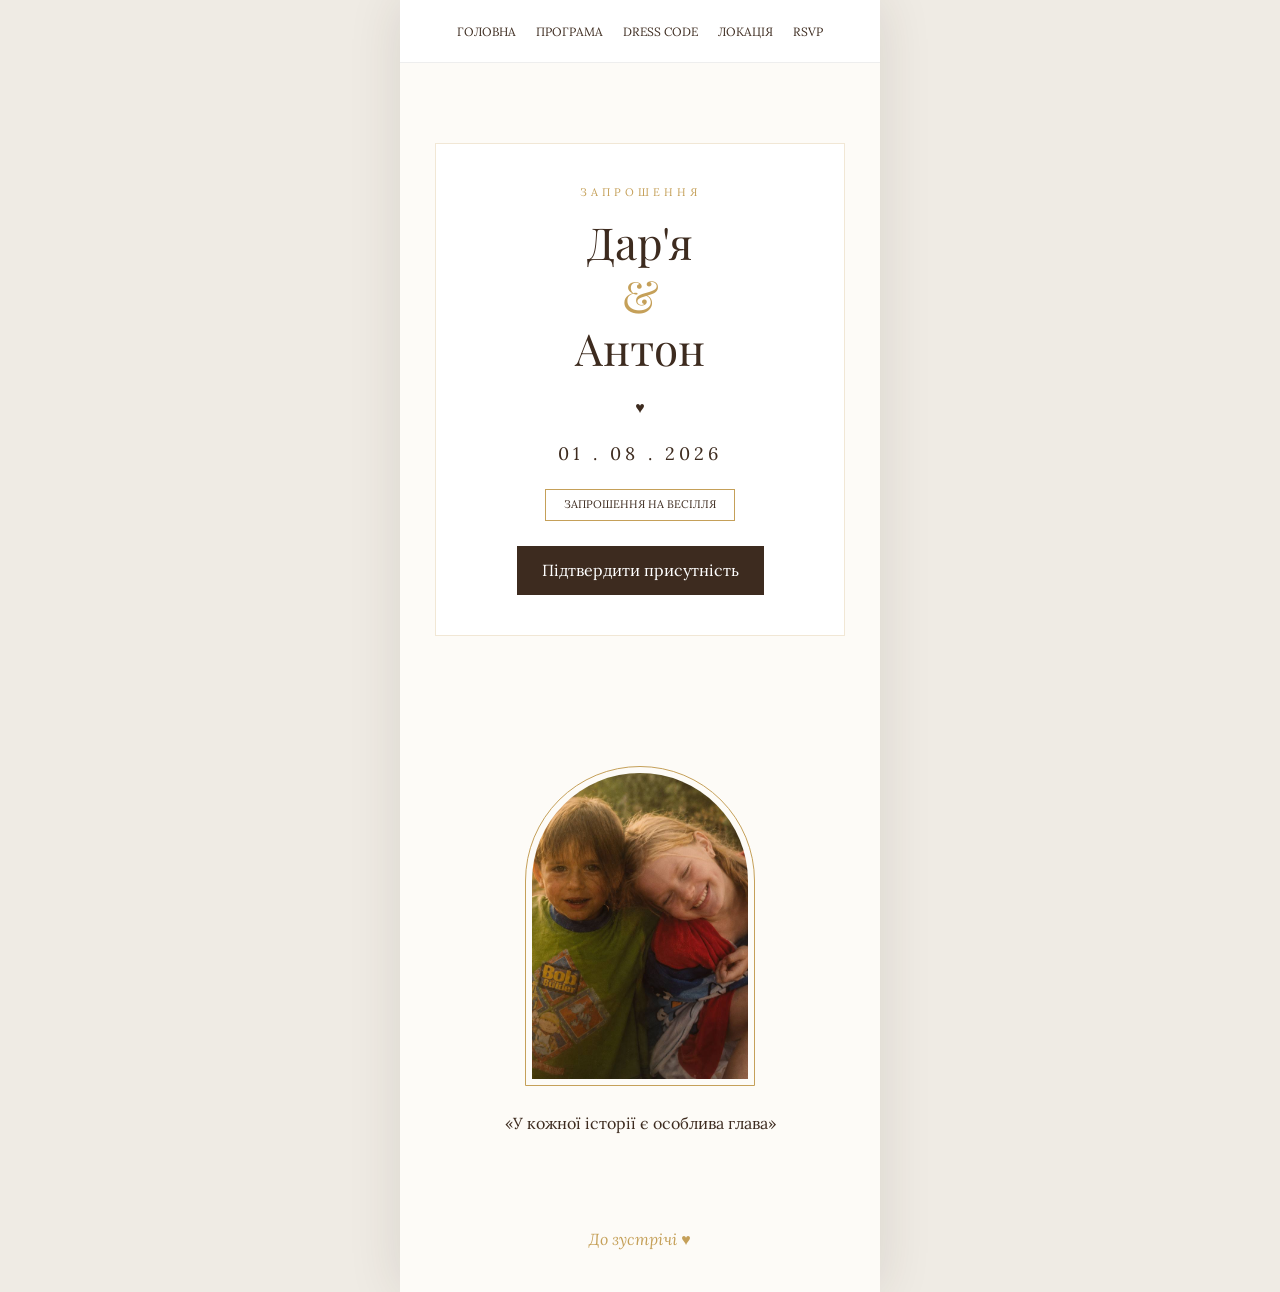
<file: index.html>
<!DOCTYPE html>
<html lang="uk">

<head>
    <meta charset="UTF-8">
    <meta name="viewport" content="width=device-width, initial-scale=1.0">
    <title>Дар'я та Антон</title>

    <link rel="stylesheet" href="style.css">

    <link rel="preconnect" href="https://fonts.googleapis.com">
    <link rel="preconnect" href="https://fonts.gstatic.com" crossorigin>

    <link href="https://fonts.googleapis.com/css2?family=Lora&family=Playfair+Display&display=swap" rel="stylesheet">
</head>

<body>

<div class="site-container">

<nav>
    <a href="index.html">Головна</a>
    <a href="timeline.html">Програма</a>
    <a href="dresscode.html">Dress Code</a>
    <a href="location.html">Локація</a>
    <a href="rsvp.html">RSVP</a>
</nav>

<section class="hero">

<div class="hero-border">

<p class="hero-subtitle">Запрошення</p>

<h1 class="hero-names">
Дар'я
<span>&</span>
Антон
</h1>

<div class="custom-divider">♥</div>

<p class="hero-date">01 . 08 . 2026</p>

<div class="hero-badge">
Запрошення на весілля
</div>

<br>

<a href="rsvp.html" class="btn-go-rsvp">
Підтвердити присутність
</a>

</div>

</section>

<section>

<div class="wedding-arch-frame">
<div class="wedding-arch-inside">
<img src="1117.jpg">
</div>
</div>

<p>
«У кожної історії є особлива глава»
</p>

</section>

<div class="final-footer">
До зустрічі ♥
</div>

</div>

<script src="script.js"></script>

</body>
</html>
</file>
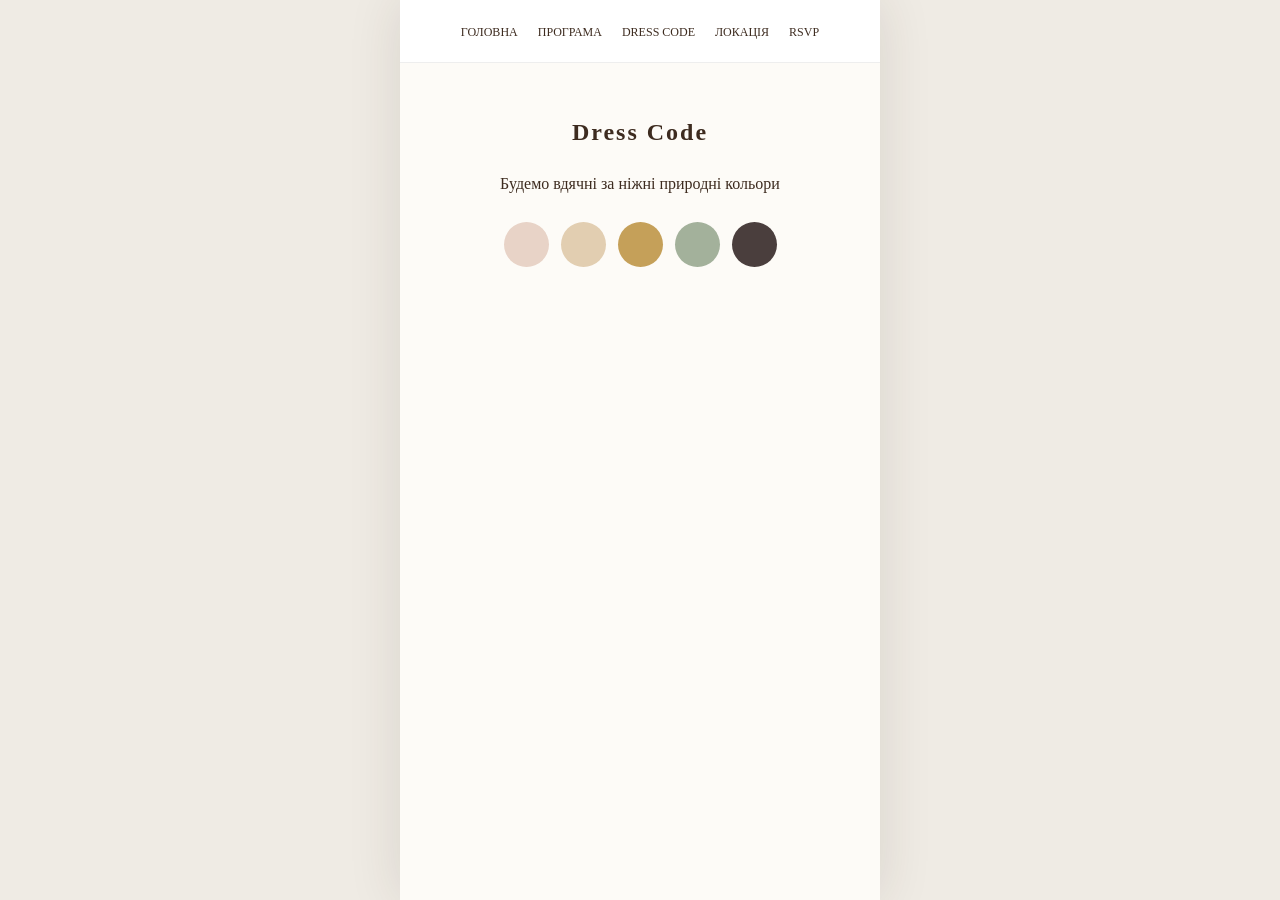
<file: dresscode.html>
<!DOCTYPE html>
<html lang="uk">

<head>
<meta charset="UTF-8">
<meta name="viewport" content="width=device-width, initial-scale=1.0">
<title>Dress Code</title>

<link rel="stylesheet" href="style.css">
</head>

<body>

<div class="site-container">

<nav>
<a href="index.html">Головна</a>
<a href="timeline.html">Програма</a>
<a href="dresscode.html">Dress Code</a>
<a href="location.html">Локація</a>
<a href="rsvp.html">RSVP</a>
</nav>

<section>

<h2>Dress Code</h2>

<p>Будемо вдячні за ніжні природні кольори</p>

<div class="color-palette-container">

<div class="color-circle-view" style="background:#E8D3C7;"></div>
<div class="color-circle-view" style="background:#E2CEB1;"></div>
<div class="color-circle-view" style="background:#C5A059;"></div>
<div class="color-circle-view" style="background:#A3B19B;"></div>
<div class="color-circle-view" style="background:#4A3E3D;"></div>

</div>

</section>

</div>

</body>
</html>
</file>
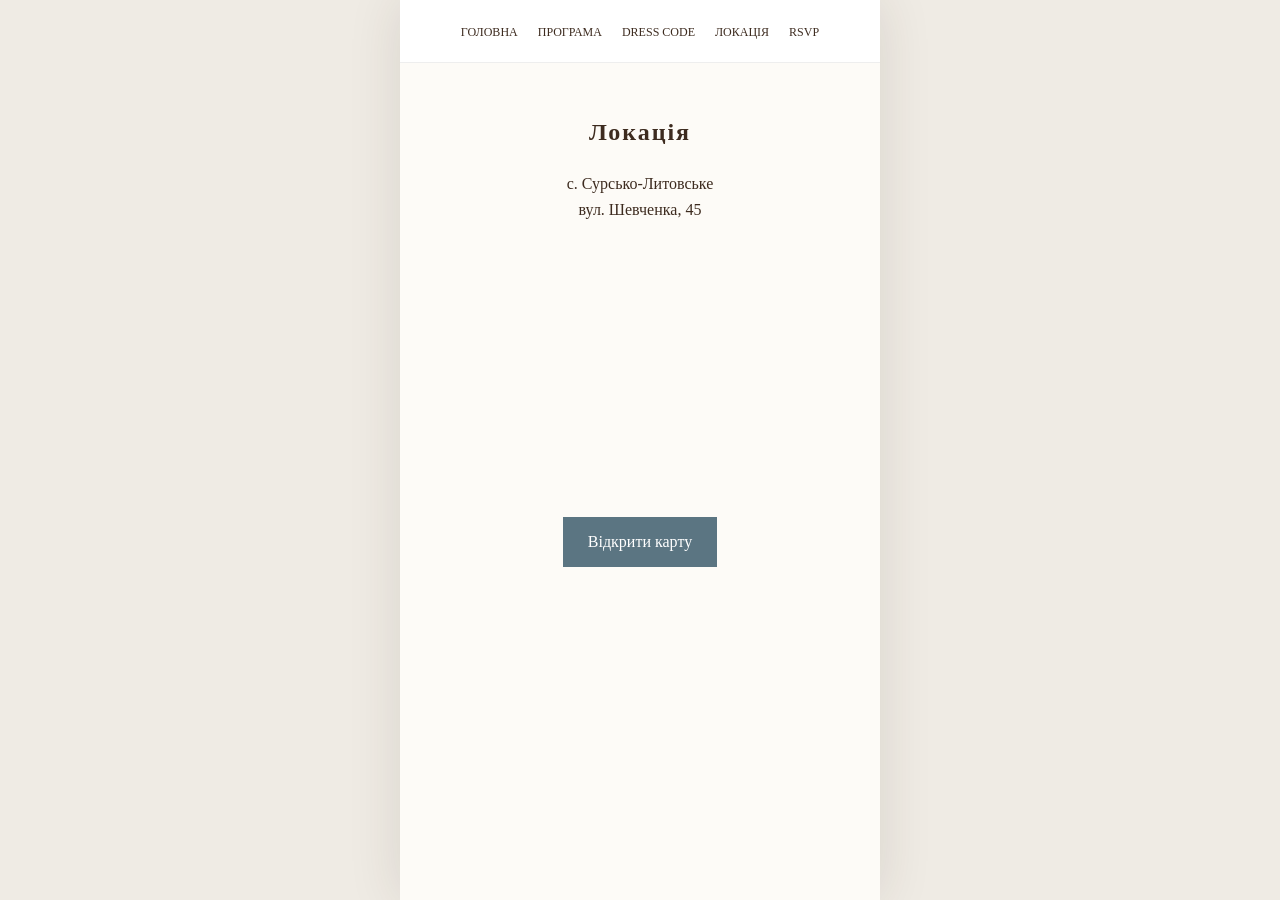
<file: location.html>
<!DOCTYPE html>
<html lang="uk">

<head>
<meta charset="UTF-8">
<meta name="viewport" content="width=device-width, initial-scale=1.0">
<title>Локація</title>

<link rel="stylesheet" href="style.css">
</head>

<body>

<div class="site-container">

<nav>
<a href="index.html">Головна</a>
<a href="timeline.html">Програма</a>
<a href="dresscode.html">Dress Code</a>
<a href="location.html">Локація</a>
<a href="rsvp.html">RSVP</a>
</nav>

<section>

<h2>Локація</h2>

<p>
с. Сурсько-Литовське<br>
вул. Шевченка, 45
</p>

<div class="map-container">

<iframe
src="https://www.google.com/maps/embed?pb=!1m18!1m12!1m3!1d2651.6555890929267!2d34.93329991270211!3d48.3479249711476!2m3!1f0!2f0!3f0!3m2!1i1024!2i768!4f13.1!3m3!1m2!1s0x40dbf004954954c3%3A0xf3bd614898182c8a!2z0YPQuy4g0KjQtdCy0YfQtdC90LrQviwgNDUsINCh0YPRgNGB0LrQvi3Qm9C40YLQvtCy0YHQutC-0LUsINCU0L3QtdC_0YDQvtC_0LXRgtGA0L7QstGB0LrQsNGPINC-0LHQu9Cw0YHRgtGMLCDQo9C60YDQsNC40L3QsCwgNTIwNjQ!5e0!3m2!1sru!2sde!4v1779888612826!5m2!1sru!2sde"
width="100%"
height="100%"
style="border:0;">
</iframe>

</div>

<a
href="https://www.google.com/maps/place/%D0%A1%D1%83%D1%80%D1%81%D0%BA%D0%BE-%D0%9B%D0%B8%D1%82%D0%BE%D0%B2%D1%81%D0%BA%D0%BE%D0%B5"
target="_blank"
class="btn-open-map">

Відкрити карту

</a>

</section>

</div>

</body>
</html>
</file>
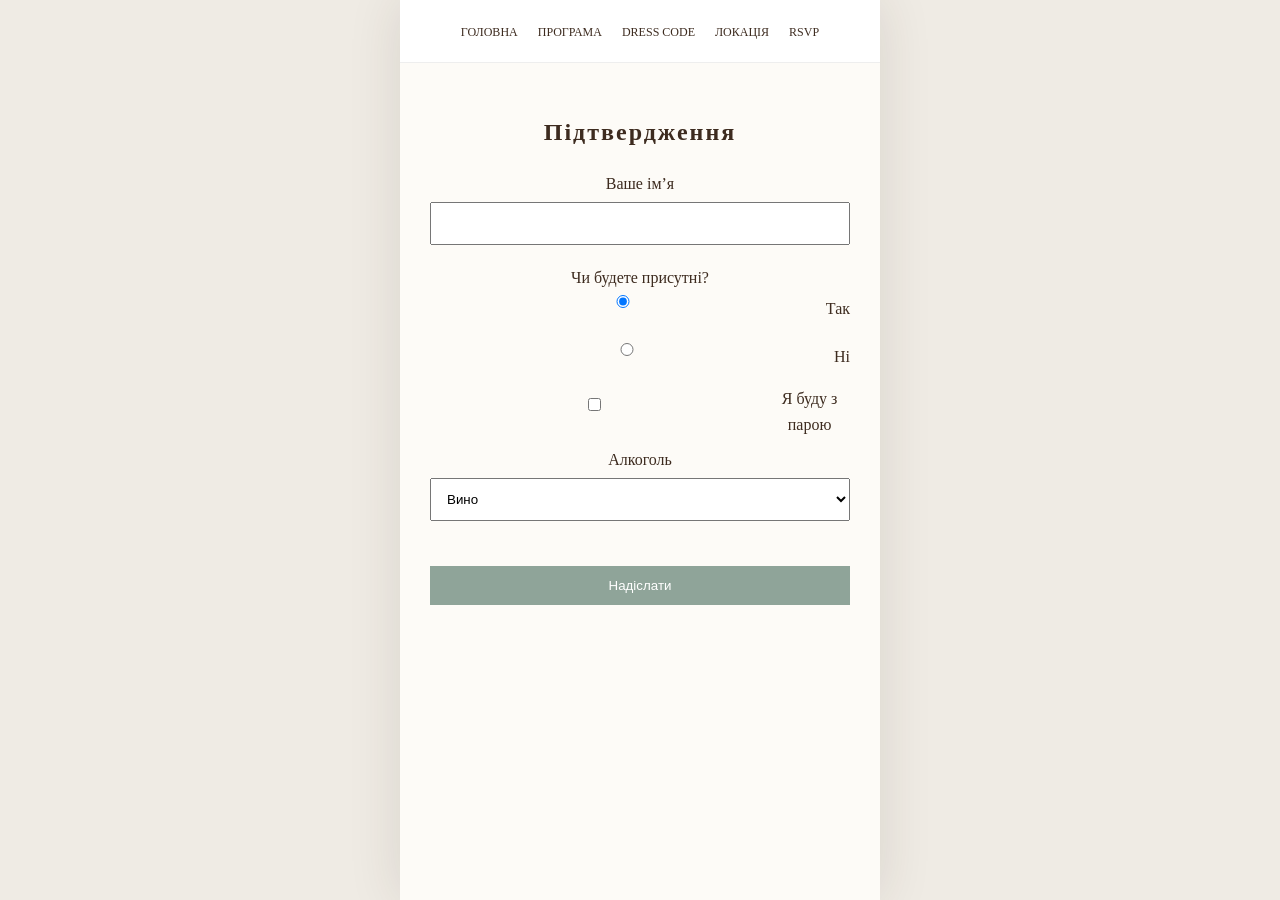
<file: rsvp.html>
<!DOCTYPE html>
<html lang="uk">

<head>
<meta charset="UTF-8">
<meta name="viewport" content="width=device-width, initial-scale=1.0">
<title>RSVP</title>

<link rel="stylesheet" href="style.css">
</head>

<body>

<div class="site-container">

<nav>
<a href="index.html">Головна</a>
<a href="timeline.html">Програма</a>
<a href="dresscode.html">Dress Code</a>
<a href="location.html">Локація</a>
<a href="rsvp.html">RSVP</a>
</nav>

<section>

<h2>Підтвердження</h2>

<form
id="wedding-rsvp-form-final"
action="https://formspree.io/f/mbdbqron"
method="POST">

<label>
Ваше ім’я
</label>

<input
type="text"
name="Імя"
required>

<label>
Чи будете присутні?
</label>

<label class="radio-label-item">
<input type="radio" name="Присутність" value="Так" checked>
Так
</label>

<label class="radio-label-item">
<input type="radio" name="Присутність" value="Ні">
Ні
</label>

<label class="radio-label-item">
<input
type="checkbox"
id="plus-one-checkbox-btn">

Я буду з парою
</label>

<div
class="dynamic-partner-block"
id="partner-input-area">

<input
type="text"
placeholder="Ім’я супутника">

</div>

<label>
Алкоголь
</label>

<select name="Алкоголь">

<option>Вино</option>
<option>Ігристе</option>
<option>Віскі</option>
<option>Безалкогольні</option>

</select>

<button
type="submit"
class="btn-submit-rsvp">

Надіслати

</button>

</form>

</section>

</div>

<script src="script.js"></script>

</body>
</html>
</file>
<file: style.css>
:root {
    --bg-card: #FDFBF7;
    --text-main: #3D2B1F;
    --text-muted: #7E6F63;
    --accent-gold: #C5A059;
    --accent-rose: #C9938A;
    --accent-sage: #8FA499;
    --accent-blue: #5B7582;
    --light-gold: rgba(197, 160, 89, 0.25);
}

* {
    box-sizing: border-box;
    margin: 0;
    padding: 0;
}

body {
    background-color: #EFEBE4;
    color: var(--text-main);
    font-family: 'Lora', serif;
    line-height: 1.6;
}

.site-container {
    max-width: 480px;
    margin: 0 auto;
    background-color: var(--bg-card);
    min-height: 100vh;
    box-shadow: 0 0 50px rgba(61, 43, 31, 0.12);
}

nav {
    padding: 18px 10px;
    background: #fff;
    text-align: center;
    border-bottom: 1px solid #eee;
}

nav a {
    text-decoration: none;
    color: var(--text-main);
    margin: 0 8px;
    font-size: 12px;
    text-transform: uppercase;
}

section {
    padding: 50px 30px;
    text-align: center;
}

h2 {
    font-family: 'Playfair Display', serif;
    font-size: 24px;
    letter-spacing: 2px;
    margin-bottom: 20px;
}

.hero {
    padding: 80px 35px;
}

.hero-border {
    border: 1px solid var(--light-gold);
    padding: 40px 20px;
    background: #fff;
}

.hero-subtitle {
    text-transform: uppercase;
    letter-spacing: 4px;
    font-size: 11px;
    color: var(--accent-gold);
}

.hero-names {
    font-family: 'Playfair Display', serif;
    font-size: 44px;
    font-weight: 400;
    line-height: 1.2;
    margin: 15px 0;
}

.hero-names span {
    display: block;
    color: var(--accent-gold);
}

.hero-date {
    font-size: 18px;
    letter-spacing: 4px;
}

.hero-badge {
    border: 1px solid var(--accent-gold);
    padding: 6px 18px;
    font-size: 11px;
    text-transform: uppercase;
    display: inline-block;
    margin-top: 20px;
}

.btn-go-rsvp,
.btn-open-map,
.btn-submit-rsvp {
    display: inline-block;
    margin-top: 25px;
    padding: 12px 25px;
    color: white;
    text-decoration: none;
    border: none;
    cursor: pointer;
}

.btn-go-rsvp {
    background: var(--text-main);
}

.btn-open-map {
    background: var(--accent-blue);
}

.btn-submit-rsvp {
    background: var(--accent-sage);
    width: 100%;
}

.custom-divider {
    margin: 20px 0;
}

.timeline-box {
    text-align: left;
    max-width: 300px;
    margin: 0 auto;
}

.timeline-element {
    margin-bottom: 20px;
}

.timeline-time {
    font-weight: bold;
    margin-right: 10px;
}

.color-palette-container {
    display: flex;
    justify-content: center;
    gap: 12px;
    flex-wrap: wrap;
    margin-top: 25px;
}

.color-circle-view {
    width: 45px;
    height: 45px;
    border-radius: 50%;
}

.map-container {
    width: 100%;
    height: 250px;
    margin-top: 20px;
}

.wedding-arch-frame {
    width: 230px;
    height: 320px;
    margin: 0 auto 25px auto;
    border: 1px solid var(--accent-gold);
    border-radius: 115px 115px 0 0;
    padding: 6px;
}

.wedding-arch-inside {
    width: 100%;
    height: 100%;
    border-radius: 109px 109px 0 0;
    overflow: hidden;
}

.wedding-arch-inside img {
    width: 100%;
    height: 100%;
    object-fit: cover;
}

input,
select {
    width: 100%;
    padding: 12px;
    margin-top: 5px;
    margin-bottom: 20px;
}

.radio-label-item {
    display: flex;
    align-items: center;
    gap: 10px;
    margin-bottom: 10px;
}

.dynamic-partner-block {
    display: none;
}

.dynamic-partner-block.visible {
    display: block;
}

.final-footer {
    padding: 40px;
    text-align: center;
    font-style: italic;
    color: var(--accent-gold);
}
</file>
